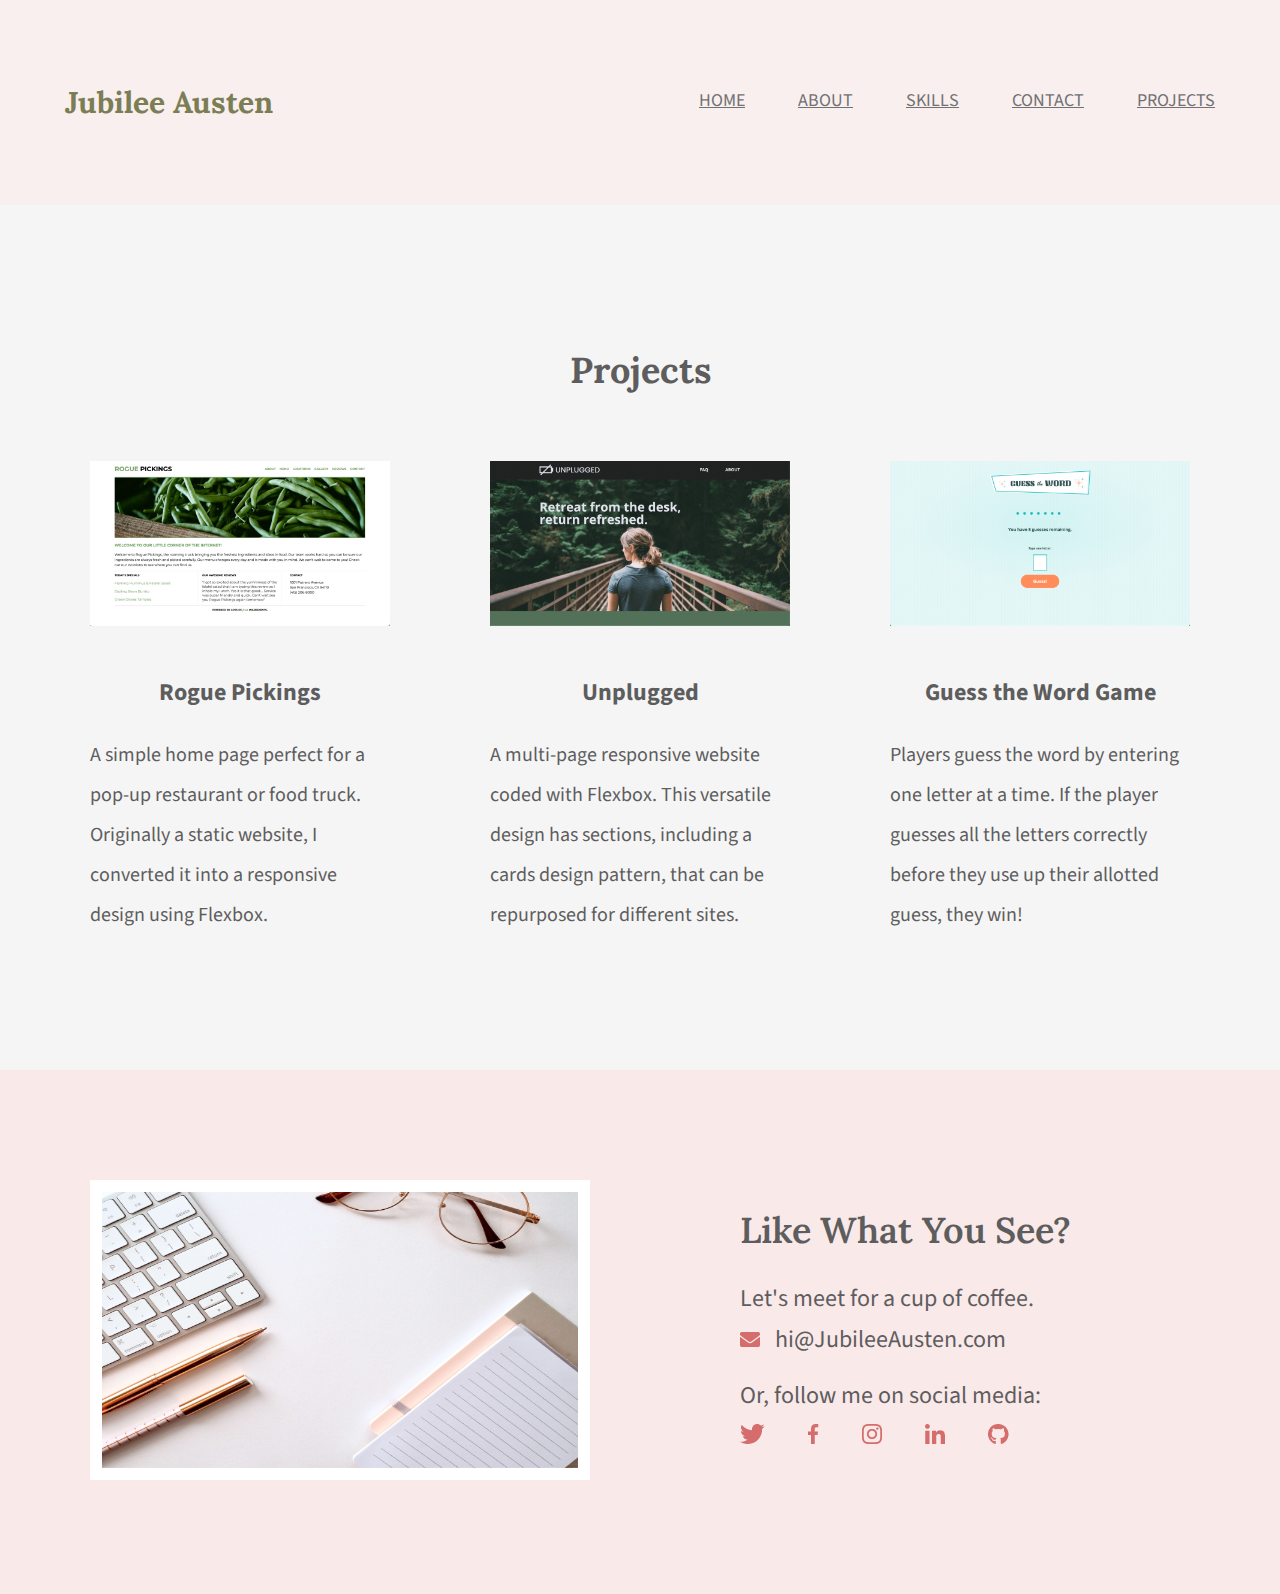
<file: projects/index.html>
<!DOCTYPE html>
<html lang="en">

<head>
    <meta charset="UTF-8">
    <title>Projects | Jubilee Austen</title>
    <!--links to stylesheets-->
    <link rel="stylesheet" href="../css/main.css">
    <link rel="stylesheet" href="../css/normalize.css">
    <!--fonts-->
    <link rel="preconnect" href="https://fonts.googleapis.com">
    <link rel="preconnect" href="https://fonts.gstatic.com" crossorigin>
    <link href="https://fonts.googleapis.com/css2?family=Lora:wght@400;600;700&family=Source+Sans+3:wght@400;700&display=swap" rel="stylesheet">
</head>

<body>
    <header class="projects-page">
        <div class="content-wrapper">
            <h1>Jubilee Austen</h1>
            <nav>
                <ul>
                    <li><a href="#">home</a></li>
                    <li><a href="../index.html#about">about</a></li>
                    <li><a href="../index.html#skills">skills</a></li>
                    <li><a href="../index.html#contact">contact</a></li>
                    <li><a href="#">projects</a></li>
                </ul>
            </nav>
        </div>
    </header>

    <main>
       <section id="completed-projects">
        <div class="content-wrapper">
            <h2>Projects</h2>
            <div class="project">
                <a href="https://skillcrush.github.io/206-rogue_pickings/" target="_blank"><img src="../img/rogue-pickings.png" alt="rogue pickings homepage"></a>
                <h3>Rogue Pickings</h3>
                <p>A simple home page perfect for a pop-up restaurant or food truck. Originally a static website, I converted it into a responsive design using Flexbox.
                </p>
            </div>
            <div class="project">
                <a href="https://skillcrush.github.io/206-unplugged_retreat/" target="_blank"><img src="../img/unplugged.png" alt="unplugged website"></a>
                <h3>Unplugged</h3>
                <p>A multi-page responsive website coded with Flexbox. This versatile design has sections, including a cards design pattern, that can be repurposed for different sites.</p>
            </div>
            <div class="project">
                <a href="https://skillcrush.github.io/guess-the-word/" target="_blank"><img src="../img/guess-the-word-game.png" alt="Guess the Word Game webpage"></a>
                <h3>Guess the Word Game</h3>
                <p>Players guess the word by entering one letter at a time. If the player guesses all the letters correctly before they use up their allotted guess, they win!
                </p>
            </div>
         </div>

       </section>
    </main>

    <footer id="contact">
        <div class="content-wrapper">
            <div class="contact-image">
                <img id="contact-img" src="../img/jess-bailey-q10VITrVYUM-unsplash.png" alt="desk and notepad">
            </div>

            <div class="contact-info">
                <h2>Like What You See?</h2>
                <h3 id="email-header">Let's meet for a cup of coffee.</h3>
                <a href="mailto:hi@JubileeAusten.com">
                    <img id="envelope-icon" src="../img/envelope.png" alt="envelope">
                    hi@JubileeAusten.com
                </a>
                <h3 id="socials-header">Or, follow me on social media:</h3>
                <ul>
                    <li>
                        <a href="http://twitter.com" target="_blank"><img src="../img/twitter.png" alt="twitter icon"></a>
                    </li>
                    <li>
                        <a href="http://facebook.com" target="_blank"><img src="../img/facebook.png" alt="facebook icon"></a>
                    </li>
                    <li>
                        <a href="http://instagram.com" target="_blank"><img src="../img/instagram.png" alt="instagram icon"></a>
                    </li>
                    <li>
                        <a href="http://linkedin.com" target="_blank"><img src="../img/linkedin.png" alt="linkedin icon"></a>
                    </li>
                    <li>
                        <a href="http://github.com" target="_blank"><img src="../img/github.png" alt="github icon"></a>
                    </li>
                </ul>
            </div>
        </div>
    </footer>
</body>

</html>
</file>
<file: css/main.css>
/****** Global Styles ******/
body{
    font-family: 'Source Sans 3', sans-serif;  
    color: #5e5d5e;
}
.content-wrapper{
    width: 1200px;
    margin: 0 auto;
    overflow: auto;
}
/****** Header Styles ******/
.homepage-hero{
    background: url('/Users/tiryero/Desktop/Skill-Crush-Projects/jubilee-austen/img/full-background.png'), #f9efef;
    background-size: cover;
    background-position: center;
    height: 800px; 
}
header h1{
    float: left;
    width: 300px;
    font-family: 'Lora', serif;
    font-size: 30px;
    color: #7b7e54;
    padding: 65px 0 65px 25px; 
}
header nav {

    width: 800px;
    float: right;
    text-align: right;
    padding: 75px 25px 75px 0;
}
nav ul li {
    display: inline-block;
}
nav ul li a{
    text-transform: uppercase;
    font-size: 18px;
    color: #717172;
    padding-left: 50px;
}
header h2{
    width: 1000px;
    clear: both;
    font-family: 'Lora', serif;
    font-size: 72px;
    line-height: 80px;
    color: #817f80;
    padding: 20px 0 20px 25px;
}
/****** About Styles ******/
#about .content-wrapper{
    padding: 80px 0;
}
#about h2{
    font-family: 'Lora', serif;
    font-size: 36px;
    padding-left: 50px;
}
#about p{
    float: left;
    width: 500px;
    font-size: 20px;
    line-height: 40px;
    padding: 0 50px;
}
/****** Skill Styles ******/
#skills{
    background: #f5f5f5;
    text-align: center;
} 
#skills .content-wrapper{
    padding: 115px 0;
}
#skills .skill-list{
    float: left;
    width: 300px;
    padding: 0 50px;
}
#skills h2{
    font-family: 'Lora', serif;
    font-size: 36px;
    padding-bottom: 40px;
}
#skills h3{
    font-size: 24px;
    line-height: 36px;
    margin: 30px 0 20px 0;
}
#skills p{
    font-size: 20px;
    line-height: 40px;
    text-align: left;
}
/****** Contact Styles ******/
#contact{
    background: #f9e9e9;
}
#contact .content-wrapper{
    padding: 110px 0;
}
#contact .contact-image{
    float: left;
    width: 600px;
    
}
#contact #contact-img{
    width: 500px;
    height: 300px;
    border: 12px solid white;
    margin: 0 50px;
    box-sizing: border-box;
}
#contact .contact-info{
    float: left;
    width: 600px;
    padding-left: 100px;
    box-sizing: border-box;
}
#contact h2{
    font-family: 'Lora', serif;
    font-size: 36px;
    font-weight: 600;
    margin: 30px 0;
}
#contact h3{
    font-family: "Source Sans 3", sans-serif;
    font-size: 24px;
    line-height: 36px;
    font-weight: 400;
}
#contact #email-header{
    margin-bottom: 5px;
}
#contact #socials-header{
    margin:20px 0 5px 0;
}
#contact #envelope-icon{
    padding-right: 10px;
}
#contact a{
    font-size: 24px;
    line-height: 36px;
    text-decoration: none;
    color: #5e5d5e;
}
#contact ul{
    margin-top: 0;
    padding-left: 0;
}
#contact ul li{
    display: inline-block;
}
#contact ul img{
    padding-right: 40px;
}
/****** Projects Page Styles ******/
/****** Projects Page Header Styles ******/
header.projects-page{
    background: #f9efef;
}
/****** Projects Page Projects Styles ******/
#completed-projects{
    background: #f5f5f5;
    text-align: center;
} 
#completed-projects .content-wrapper{
    padding: 115px 0;
}
#completed-projects .project{
    float: left;
    width: 300px;
    padding: 0 50px;
}
#completed-projects h2{
    font-family: 'Lora', serif;
    font-size: 36px;
    padding-bottom: 40px;
}
#completed-projects h3{
    font-size: 24px;
    line-height: 36px;
}
#completed-projects p{
    font-size: 20px;
    line-height: 40px;
    text-align: left;
}
#completed-projects img{
    width: 300px;
    padding-bottom: 20px;
}
</file>
